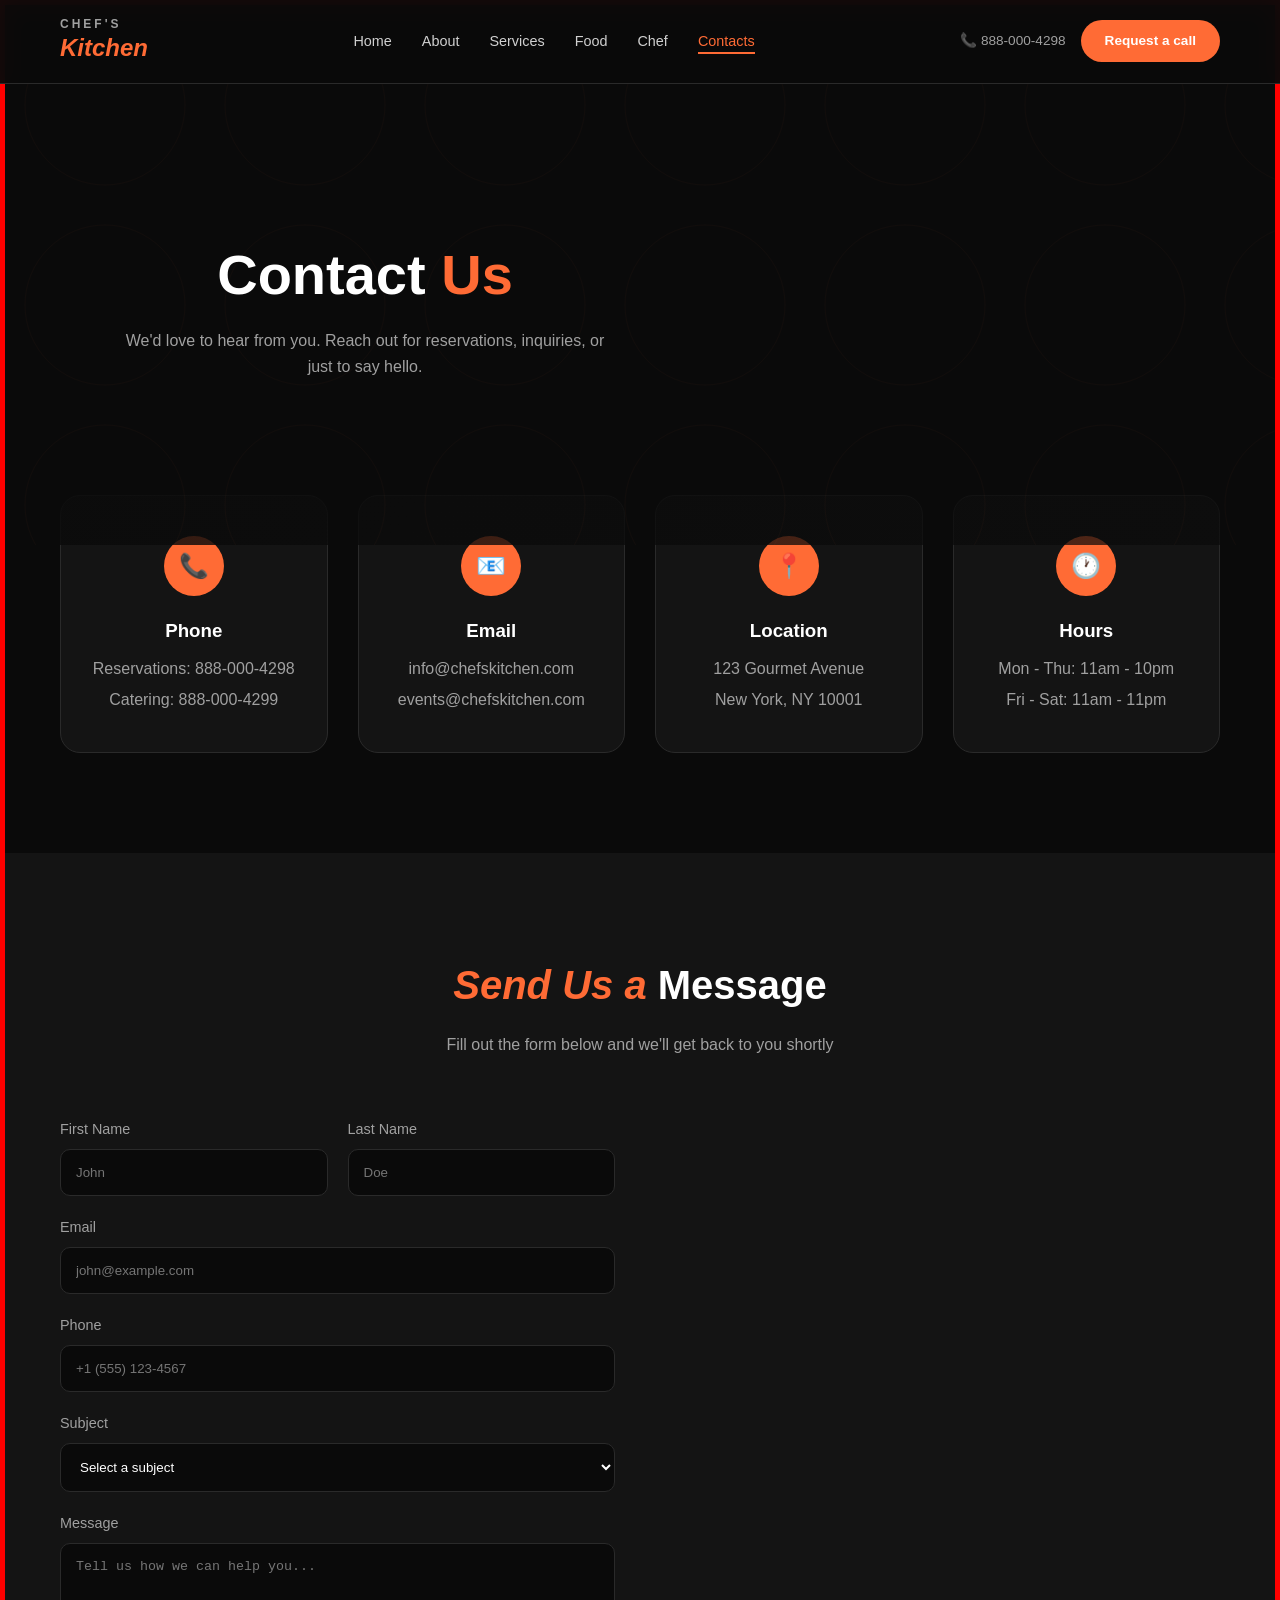
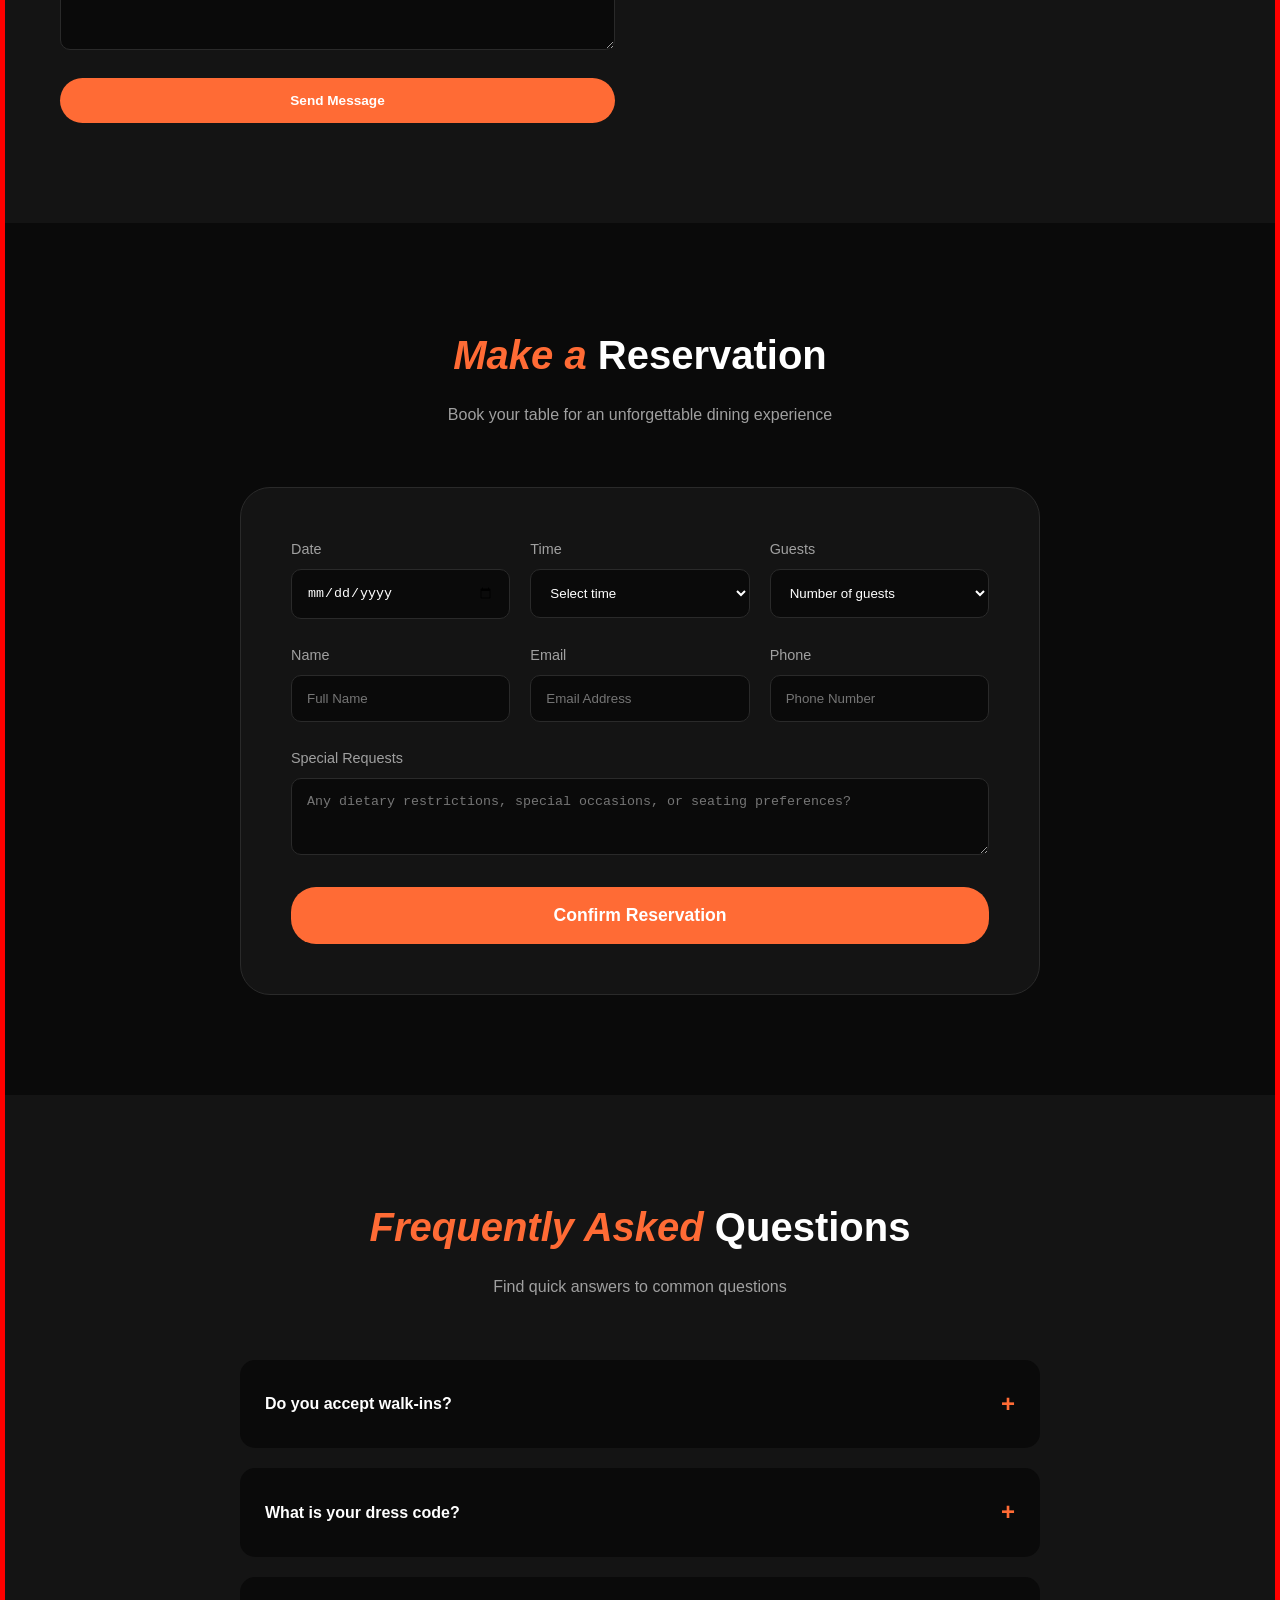
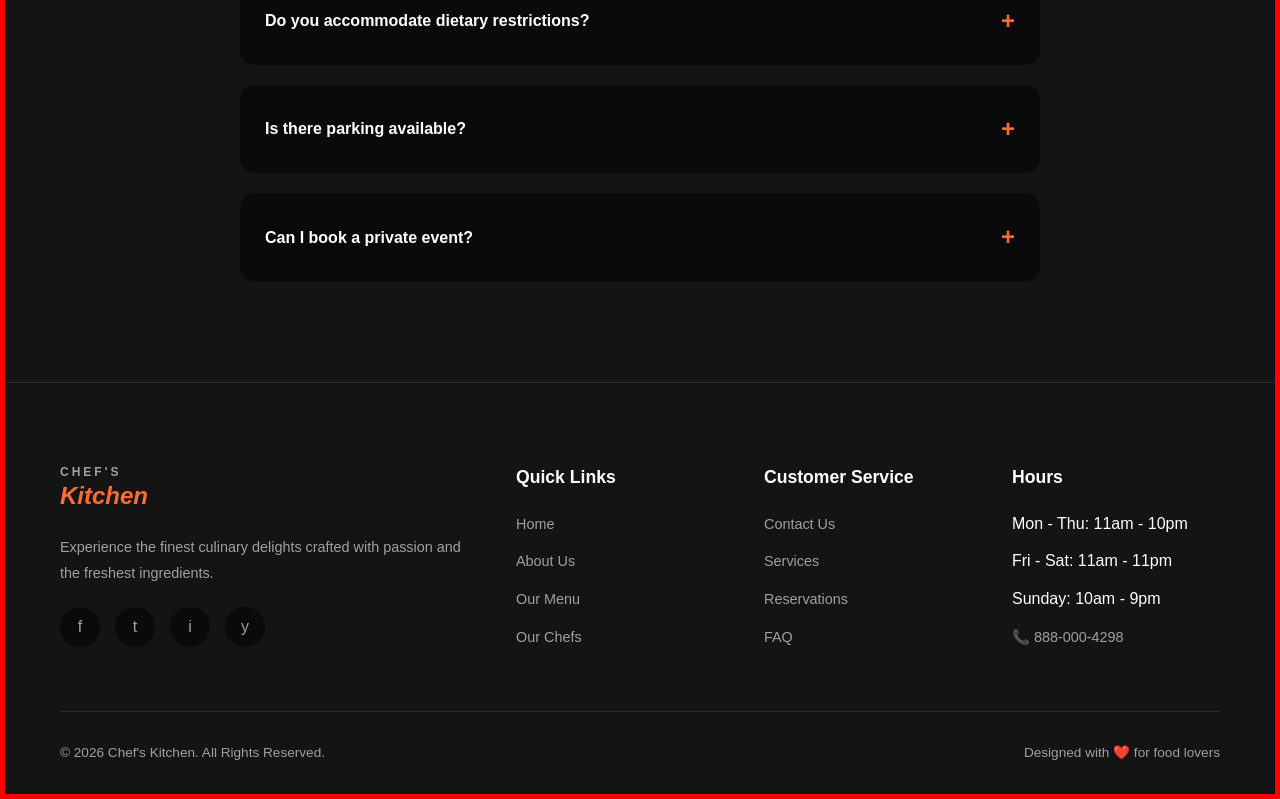
<file: contacts.html>
<!DOCTYPE html>
<html lang="en">
<head>
    <meta charset="UTF-8">
    <meta name="viewport" content="width=device-width, initial-scale=1.0">
    <title>Contact Us - Chef's Kitchen</title>
    <meta name="description" content="Get in touch with Chef's Kitchen for reservations, catering, or any inquiries.">
    <link rel="stylesheet" href="css/style.css">
</head>
<body>
    <!-- Header -->
    <header class="header">
        <div class="container">
            <nav class="navbar">
                <a href="index.html" class="logo">
                    <span class="logo-top">Chef's</span>
                    <span class="logo-main">Kitchen</span>
                </a>
                
                <ul class="nav-menu">
                    <li><a href="index.html" class="nav-link">Home</a></li>
                    <li><a href="about.html" class="nav-link">About</a></li>
                    <li><a href="services.html" class="nav-link">Services</a></li>
                    <li><a href="food.html" class="nav-link">Food</a></li>
                    <li><a href="chef.html" class="nav-link">Chef</a></li>
                    <li><a href="contacts.html" class="nav-link active">Contacts</a></li>
                </ul>
                
                <div class="nav-contact">
                    <span class="phone">📞 888-000-4298</span>
                    <a href="contacts.html" class="btn btn-primary">Request a call</a>
                    <div class="hamburger">
                        <span></span>
                        <span></span>
                        <span></span>
                    </div>
                </div>
            </nav>
        </div>
    </header>

    <!-- Page Hero -->
    <section class="hero" style="min-height: 60vh; padding-top: 100px;">
        <div class="hero-bg"></div>
        <div class="container">
            <div class="hero-content" style="text-align: center;">
                <div class="hero-text" style="margin: 0 auto;">
                    <h1>Contact <span>Us</span></h1>
                    <p>We'd love to hear from you. Reach out for reservations, inquiries, or just to say hello.</p>
                </div>
            </div>
        </div>
    </section>

    <!-- Contact Info Cards -->
    <section class="section" style="padding-top: 0; margin-top: -50px;">
        <div class="container">
            <div style="display: grid; grid-template-columns: repeat(auto-fit, minmax(250px, 1fr)); gap: 30px;">
                <div style="background: var(--bg-card); padding: 40px 30px; border-radius: 20px; text-align: center; border: 1px solid var(--border-color); transition: all 0.3s ease;">
                    <div style="width: 60px; height: 60px; background: var(--primary-color); border-radius: 50%; display: flex; align-items: center; justify-content: center; margin: 0 auto 20px; font-size: 1.5rem;">📞</div>
                    <h3 style="margin-bottom: 10px;">Phone</h3>
                    <p style="color: var(--text-gray); margin-bottom: 5px;">Reservations: 888-000-4298</p>
                    <p style="color: var(--text-gray);">Catering: 888-000-4299</p>
                </div>
                
                <div style="background: var(--bg-card); padding: 40px 30px; border-radius: 20px; text-align: center; border: 1px solid var(--border-color); transition: all 0.3s ease;">
                    <div style="width: 60px; height: 60px; background: var(--primary-color); border-radius: 50%; display: flex; align-items: center; justify-content: center; margin: 0 auto 20px; font-size: 1.5rem;">📧</div>
                    <h3 style="margin-bottom: 10px;">Email</h3>
                    <p style="color: var(--text-gray); margin-bottom: 5px;">info@chefskitchen.com</p>
                    <p style="color: var(--text-gray);">events@chefskitchen.com</p>
                </div>
                
                <div style="background: var(--bg-card); padding: 40px 30px; border-radius: 20px; text-align: center; border: 1px solid var(--border-color); transition: all 0.3s ease;">
                    <div style="width: 60px; height: 60px; background: var(--primary-color); border-radius: 50%; display: flex; align-items: center; justify-content: center; margin: 0 auto 20px; font-size: 1.5rem;">📍</div>
                    <h3 style="margin-bottom: 10px;">Location</h3>
                    <p style="color: var(--text-gray); margin-bottom: 5px;">123 Gourmet Avenue</p>
                    <p style="color: var(--text-gray);">New York, NY 10001</p>
                </div>
                
                <div style="background: var(--bg-card); padding: 40px 30px; border-radius: 20px; text-align: center; border: 1px solid var(--border-color); transition: all 0.3s ease;">
                    <div style="width: 60px; height: 60px; background: var(--primary-color); border-radius: 50%; display: flex; align-items: center; justify-content: center; margin: 0 auto 20px; font-size: 1.5rem;">🕐</div>
                    <h3 style="margin-bottom: 10px;">Hours</h3>
                    <p style="color: var(--text-gray); margin-bottom: 5px;">Mon - Thu: 11am - 10pm</p>
                    <p style="color: var(--text-gray);">Fri - Sat: 11am - 11pm</p>
                </div>
            </div>
        </div>
    </section>

    <!-- Contact Form & Map -->
    <section class="section" style="background: var(--bg-card);">
        <div class="container">
            <div class="section-header">
                <h2><span>Send Us a</span> Message</h2>
                <p>Fill out the form below and we'll get back to you shortly</p>
            </div>
            
            <div style="display: grid; grid-template-columns: 1fr 1fr; gap: 50px;">
                <form style="display: flex; flex-direction: column; gap: 20px;">
                    <div style="display: grid; grid-template-columns: 1fr 1fr; gap: 20px;">
                        <div>
                            <label style="display: block; margin-bottom: 8px; color: var(--text-gray); font-size: 0.9rem;">First Name</label>
                            <input type="text" required style="width: 100%; padding: 15px; border: 1px solid var(--border-color); background: var(--bg-dark); color: var(--text-white); border-radius: 10px; outline: none; transition: all 0.3s ease;" placeholder="John">
                        </div>
                        <div>
                            <label style="display: block; margin-bottom: 8px; color: var(--text-gray); font-size: 0.9rem;">Last Name</label>
                            <input type="text" required style="width: 100%; padding: 15px; border: 1px solid var(--border-color); background: var(--bg-dark); color: var(--text-white); border-radius: 10px; outline: none; transition: all 0.3s ease;" placeholder="Doe">
                        </div>
                    </div>
                    
                    <div>
                        <label style="display: block; margin-bottom: 8px; color: var(--text-gray); font-size: 0.9rem;">Email</label>
                        <input type="email" required style="width: 100%; padding: 15px; border: 1px solid var(--border-color); background: var(--bg-dark); color: var(--text-white); border-radius: 10px; outline: none; transition: all 0.3s ease;" placeholder="john@example.com">
                    </div>
                    
                    <div>
                        <label style="display: block; margin-bottom: 8px; color: var(--text-gray); font-size: 0.9rem;">Phone</label>
                        <input type="tel" style="width: 100%; padding: 15px; border: 1px solid var(--border-color); background: var(--bg-dark); color: var(--text-white); border-radius: 10px; outline: none; transition: all 0.3s ease;" placeholder="+1 (555) 123-4567">
                    </div>
                    
                    <div>
                        <label style="display: block; margin-bottom: 8px; color: var(--text-gray); font-size: 0.9rem;">Subject</label>
                        <select required style="width: 100%; padding: 15px; border: 1px solid var(--border-color); background: var(--bg-dark); color: var(--text-white); border-radius: 10px; outline: none; transition: all 0.3s ease; cursor: pointer;">
                            <option value="">Select a subject</option>
                            <option value="reservation">Table Reservation</option>
                            <option value="catering">Catering Inquiry</option>
                            <option value="event">Private Event</option>
                            <option value="feedback">Feedback</option>
                            <option value="other">Other</option>
                        </select>
                    </div>
                    
                    <div>
                        <label style="display: block; margin-bottom: 8px; color: var(--text-gray); font-size: 0.9rem;">Message</label>
                        <textarea rows="5" required style="width: 100%; padding: 15px; border: 1px solid var(--border-color); background: var(--bg-dark); color: var(--text-white); border-radius: 10px; outline: none; transition: all 0.3s ease; resize: vertical;" placeholder="Tell us how we can help you..."></textarea>
                    </div>
                    
                    <button type="submit" class="btn btn-primary" style="width: 100%; padding: 15px;">Send Message</button>
                </form>
                
                <div style="border-radius: 20px; overflow: hidden; height: 100%; min-height: 400px;">
                    <iframe 
                        src="https://www.google.com/maps/embed?pb=!1m18!1m12!1m3!1d3022.2!2d-73.9857!3d40.7484!2m3!1f0!2f0!3f0!3m2!1i1024!2i768!4f13.1!3m3!1m2!1s0x0%3A0x0!2zNDDCsDQ0JzU0LjIiTiA3M8KwNTknMDguNSJX!5e0!3m2!1sen!2sus!4v1234567890"
                        width="100%" 
                        height="100%" 
                        style="border:0; min-height: 500px;" 
                        allowfullscreen="" 
                        loading="lazy" 
                        referrerpolicy="no-referrer-when-downgrade">
                    </iframe>
                </div>
            </div>
        </div>
    </section>

    <!-- Reservation Section -->
    <section class="section">
        <div class="container">
            <div class="section-header">
                <h2><span>Make a</span> Reservation</h2>
                <p>Book your table for an unforgettable dining experience</p>
            </div>
            
            <div style="max-width: 800px; margin: 0 auto; background: var(--bg-card); padding: 50px; border-radius: 30px; border: 1px solid var(--border-color);">
                <form style="display: flex; flex-direction: column; gap: 25px;">
                    <div style="display: grid; grid-template-columns: repeat(auto-fit, minmax(200px, 1fr)); gap: 20px;">
                        <div>
                            <label style="display: block; margin-bottom: 8px; color: var(--text-gray); font-size: 0.9rem;">Date</label>
                            <input type="date" required style="width: 100%; padding: 15px; border: 1px solid var(--border-color); background: var(--bg-dark); color: var(--text-white); border-radius: 10px; outline: none; cursor: pointer;">
                        </div>
                        <div>
                            <label style="display: block; margin-bottom: 8px; color: var(--text-gray); font-size: 0.9rem;">Time</label>
                            <select required style="width: 100%; padding: 15px; border: 1px solid var(--border-color); background: var(--bg-dark); color: var(--text-white); border-radius: 10px; outline: none; cursor: pointer;">
                                <option value="">Select time</option>
                                <option value="11:00">11:00 AM</option>
                                <option value="12:00">12:00 PM</option>
                                <option value="13:00">1:00 PM</option>
                                <option value="14:00">2:00 PM</option>
                                <option value="17:00">5:00 PM</option>
                                <option value="18:00">6:00 PM</option>
                                <option value="19:00">7:00 PM</option>
                                <option value="20:00">8:00 PM</option>
                                <option value="21:00">9:00 PM</option>
                            </select>
                        </div>
                        <div>
                            <label style="display: block; margin-bottom: 8px; color: var(--text-gray); font-size: 0.9rem;">Guests</label>
                            <select required style="width: 100%; padding: 15px; border: 1px solid var(--border-color); background: var(--bg-dark); color: var(--text-white); border-radius: 10px; outline: none; cursor: pointer;">
                                <option value="">Number of guests</option>
                                <option value="1">1 Person</option>
                                <option value="2">2 People</option>
                                <option value="3">3 People</option>
                                <option value="4">4 People</option>
                                <option value="5">5 People</option>
                                <option value="6">6 People</option>
                                <option value="7+">7+ People</option>
                            </select>
                        </div>
                    </div>
                    
                    <div style="display: grid; grid-template-columns: repeat(auto-fit, minmax(200px, 1fr)); gap: 20px;">
                        <div>
                            <label style="display: block; margin-bottom: 8px; color: var(--text-gray); font-size: 0.9rem;">Name</label>
                            <input type="text" required style="width: 100%; padding: 15px; border: 1px solid var(--border-color); background: var(--bg-dark); color: var(--text-white); border-radius: 10px; outline: none;" placeholder="Full Name">
                        </div>
                        <div>
                            <label style="display: block; margin-bottom: 8px; color: var(--text-gray); font-size: 0.9rem;">Email</label>
                            <input type="email" required style="width: 100%; padding: 15px; border: 1px solid var(--border-color); background: var(--bg-dark); color: var(--text-white); border-radius: 10px; outline: none;" placeholder="Email Address">
                        </div>
                        <div>
                            <label style="display: block; margin-bottom: 8px; color: var(--text-gray); font-size: 0.9rem;">Phone</label>
                            <input type="tel" required style="width: 100%; padding: 15px; border: 1px solid var(--border-color); background: var(--bg-dark); color: var(--text-white); border-radius: 10px; outline: none;" placeholder="Phone Number">
                        </div>
                    </div>
                    
                    <div>
                        <label style="display: block; margin-bottom: 8px; color: var(--text-gray); font-size: 0.9rem;">Special Requests</label>
                        <textarea rows="3" style="width: 100%; padding: 15px; border: 1px solid var(--border-color); background: var(--bg-dark); color: var(--text-white); border-radius: 10px; outline: none; resize: vertical;" placeholder="Any dietary restrictions, special occasions, or seating preferences?"></textarea>
                    </div>
                    
                    <button type="submit" class="btn btn-primary" style="width: 100%; padding: 18px; font-size: 1.1rem;">Confirm Reservation</button>
                </form>
            </div>
        </div>
    </section>

    <!-- FAQ Section -->
    <section class="section" style="background: var(--bg-card);">
        <div class="container">
            <div class="section-header">
                <h2><span>Frequently Asked</span> Questions</h2>
                <p>Find quick answers to common questions</p>
            </div>
            
            <div style="max-width: 800px; margin: 0 auto; display: flex; flex-direction: column; gap: 20px;">
                <details style="background: var(--bg-dark); border-radius: 15px; overflow: hidden;">
                    <summary style="padding: 25px; cursor: pointer; font-weight: 600; list-style: none; display: flex; justify-content: space-between; align-items: center;">
                        Do you accept walk-ins?
                        <span style="color: var(--primary-color); font-size: 1.5rem;">+</span>
                    </summary>
                    <div style="padding: 0 25px 25px; color: var(--text-gray);">
                        Yes, we do accept walk-ins based on availability. However, we highly recommend making a reservation, especially for weekends and special occasions, to ensure you get your preferred time and seating.
                    </div>
                </details>
                
                <details style="background: var(--bg-dark); border-radius: 15px; overflow: hidden;">
                    <summary style="padding: 25px; cursor: pointer; font-weight: 600; list-style: none; display: flex; justify-content: space-between; align-items: center;">
                        What is your dress code?
                        <span style="color: var(--primary-color); font-size: 1.5rem;">+</span>
                    </summary>
                    <div style="padding: 0 25px 25px; color: var(--text-gray);">
                        Our dress code is smart casual. We want you to feel comfortable while maintaining an elegant atmosphere. We kindly ask guests to avoid athletic wear, beachwear, and flip-flops.
                    </div>
                </details>
                
                <details style="background: var(--bg-dark); border-radius: 15px; overflow: hidden;">
                    <summary style="padding: 25px; cursor: pointer; font-weight: 600; list-style: none; display: flex; justify-content: space-between; align-items: center;">
                        Do you accommodate dietary restrictions?
                        <span style="color: var(--primary-color); font-size: 1.5rem;">+</span>
                    </summary>
                    <div style="padding: 0 25px 25px; color: var(--text-gray);">
                        Absolutely! We offer vegetarian, vegan, gluten-free, and other options. Please inform us of any allergies or dietary restrictions when making your reservation, and our chefs will be happy to accommodate your needs.
                    </div>
                </details>
                
                <details style="background: var(--bg-dark); border-radius: 15px; overflow: hidden;">
                    <summary style="padding: 25px; cursor: pointer; font-weight: 600; list-style: none; display: flex; justify-content: space-between; align-items: center;">
                        Is there parking available?
                        <span style="color: var(--primary-color); font-size: 1.5rem;">+</span>
                    </summary>
                    <div style="padding: 0 25px 25px; color: var(--text-gray);">
                        Yes, we offer complimentary valet parking for dinner guests. There is also a public parking garage adjacent to the restaurant with validated parking for lunch guests.
                    </div>
                </details>
                
                <details style="background: var(--bg-dark); border-radius: 15px; overflow: hidden;">
                    <summary style="padding: 25px; cursor: pointer; font-weight: 600; list-style: none; display: flex; justify-content: space-between; align-items: center;">
                        Can I book a private event?
                        <span style="color: var(--primary-color); font-size: 1.5rem;">+</span>
                    </summary>
                    <div style="padding: 0 25px 25px; color: var(--text-gray);">
                        Yes! We have private dining rooms available for events ranging from intimate dinners to corporate gatherings. Please contact our events team at events@chefskitchen.com or call us for more information and availability.
                    </div>
                </details>
            </div>
        </div>
    </section>

    <!-- Footer -->
    <footer class="footer">
        <div class="container">
            <div class="footer-grid">
                <div class="footer-brand">
                    <a href="index.html" class="logo">
                        <span class="logo-top">Chef's</span>
                        <span class="logo-main">Kitchen</span>
                    </a>
                    <p>Experience the finest culinary delights crafted with passion and the freshest ingredients.</p>
                    <div class="footer-social">
                        <a href="#">f</a>
                        <a href="#">t</a>
                        <a href="#">i</a>
                        <a href="#">y</a>
                    </div>
                </div>
                
                <div class="footer-links">
                    <h4>Quick Links</h4>
                    <ul>
                        <li><a href="index.html">Home</a></li>
                        <li><a href="about.html">About Us</a></li>
                        <li><a href="food.html">Our Menu</a></li>
                        <li><a href="chef.html">Our Chefs</a></li>
                    </ul>
                </div>
                
                <div class="footer-links">
                    <h4>Customer Service</h4>
                    <ul>
                        <li><a href="contacts.html">Contact Us</a></li>
                        <li><a href="services.html">Services</a></li>
                        <li><a href="#">Reservations</a></li>
                        <li><a href="#">FAQ</a></li>
                    </ul>
                </div>
                
                <div class="footer-links">
                    <h4>Hours</h4>
                    <ul>
                        <li>Mon - Thu: 11am - 10pm</li>
                        <li>Fri - Sat: 11am - 11pm</li>
                        <li>Sunday: 10am - 9pm</li>
                        <li><a href="contacts.html">📞 888-000-4298</a></li>
                    </ul>
                </div>
            </div>
            
            <div class="footer-bottom">
                <p>&copy; 2026 Chef's Kitchen. All Rights Reserved.</p>
                <p>Designed with ❤️ for food lovers</p>
            </div>
        </div>
    </footer>

    <script src="js/main.js"></script>
</body>
</html>
</file>
<file: css/style.css>
/* ============================================
   Chef's Kitchen - Restaurant Website Styles
   Pure CSS - No Frameworks
   ============================================ */

/* CSS Variables */
:root {
    --primary-color: #ff6b35;
    --primary-hover: #e55a2b;
    --bg-dark: #0a0a0a;
    --bg-card: #141414;
    --bg-card-hover: #1a1a1a;
    --text-white: #ffffff;
    --text-gray: #a0a0a0;
    --text-light: #d0d0d0;
    --border-color: #2a2a2a;
    --transition: all 0.3s ease;
    --shadow: 0 4px 20px rgba(0, 0, 0, 0.3);
    --shadow-hover: 0 8px 30px rgba(255, 107, 53, 0.2);
}

/* Reset & Base */
*, *::before, *::after {
    margin: 0;
    padding: 0;
    box-sizing: border-box;
}

html {
    scroll-behavior: smooth;
}

body {
    font-family: 'Segoe UI', Tahoma, Geneva, Verdana, sans-serif;
    background-color: var(--bg-dark);
    color: var(--text-white);
    line-height: 1.6;
    overflow-x: hidden;
    border: 5px solid red !important; /* DEBUG: Verify CSS is loading */
}

a {
    text-decoration: none;
    color: inherit;
    transition: var(--transition);
}

ul {
    list-style: none;
}

img {
    max-width: 100%;
    display: block;
}

.container {
    max-width: 1200px;
    margin: 0 auto;
    padding: 0 20px;
}

/* ============================================
   HEADER & NAVIGATION
   ============================================ */
.header {
    position: fixed;
    top: 0;
    left: 0;
    right: 0;
    z-index: 1000;
    background: rgba(10, 10, 10, 0.95);
    backdrop-filter: blur(10px);
    border-bottom: 1px solid var(--border-color);
    transition: var(--transition);
}

.header.scrolled {
    background: rgba(10, 10, 10, 0.98);
    box-shadow: var(--shadow);
}

.navbar {
    display: flex;
    justify-content: space-between;
    align-items: center;
    padding: 15px 0;
}

.logo {
    display: flex;
    flex-direction: column;
    font-weight: 700;
}

.logo-top {
    font-size: 0.75rem;
    letter-spacing: 3px;
    text-transform: uppercase;
    color: var(--text-gray);
}

.logo-main {
    font-size: 1.5rem;
    color: var(--primary-color);
    font-style: italic;
    margin-top: -5px;
}

.nav-menu {
    display: flex;
    align-items: center;
    gap: 30px;
}

.nav-link {
    font-size: 0.9rem;
    color: var(--text-light);
    position: relative;
    padding: 5px 0;
}

.nav-link::after {
    content: '';
    position: absolute;
    bottom: 0;
    left: 0;
    width: 0;
    height: 2px;
    background: var(--primary-color);
    transition: var(--transition);
}

.nav-link:hover,
.nav-link.active {
    color: var(--primary-color);
}

.nav-link:hover::after,
.nav-link.active::after {
    width: 100%;
}

.nav-contact {
    display: flex;
    align-items: center;
    gap: 15px;
}

.phone {
    font-size: 0.85rem;
    color: var(--text-gray);
    display: flex;
    align-items: center;
    gap: 5px;
}

.btn {
    display: inline-flex;
    align-items: center;
    justify-content: center;
    padding: 10px 24px;
    border-radius: 25px;
    font-size: 0.85rem;
    font-weight: 600;
    cursor: pointer;
    transition: var(--transition);
    border: none;
    outline: none;
}

.btn-primary {
    background: var(--primary-color);
    color: var(--text-white);
}

.btn-primary:hover {
    background: var(--primary-hover);
    transform: translateY(-2px);
    box-shadow: var(--shadow-hover);
}

.btn-outline {
    background: transparent;
    color: var(--text-white);
    border: 2px solid var(--primary-color);
}

.btn-outline:hover {
    background: var(--primary-color);
}

.hamburger {
    display: none;
    flex-direction: column;
    gap: 5px;
    cursor: pointer;
    padding: 5px;
}

.hamburger span {
    display: block;
    width: 25px;
    height: 2px;
    background: var(--text-white);
    transition: var(--transition);
}

.hamburger.active span:nth-child(1) {
    transform: rotate(45deg) translate(5px, 5px);
}

.hamburger.active span:nth-child(2) {
    opacity: 0;
}

.hamburger.active span:nth-child(3) {
    transform: rotate(-45deg) translate(5px, -5px);
}

/* ============================================
   HERO SECTION
   ============================================ */
.hero {
    min-height: 100vh;
    display: flex;
    align-items: center;
    padding-top: 80px;
    position: relative;
    overflow: hidden;
}

.hero-bg {
    position: absolute;
    top: 0;
    left: 0;
    right: 0;
    bottom: 0;
    background: linear-gradient(135deg, rgba(10, 10, 10, 0.9) 0%, rgba(10, 10, 10, 0.7) 100%);
    z-index: 1;
}

.hero-bg::before {
    content: '';
    position: absolute;
    top: 0;
    left: 0;
    right: 0;
    bottom: 0;
    background: url('data:image/svg+xml,<svg xmlns="http://www.w3.org/2000/svg" viewBox="0 0 100 100"><circle cx="50" cy="50" r="40" fill="none" stroke="%23ff6b35" stroke-width="0.5" opacity="0.1"/></svg>');
    background-size: 200px;
    opacity: 0.3;
}

.hero-content {
    position: relative;
    z-index: 2;
    display: grid;
    grid-template-columns: 1fr 1fr;
    gap: 50px;
    align-items: center;
}

.hero-text h1 {
    font-size: 3.5rem;
    font-weight: 800;
    line-height: 1.2;
    margin-bottom: 20px;
}

.hero-text h1 span {
    color: var(--primary-color);
}

.hero-text p {
    font-size: 1rem;
    color: var(--text-gray);
    margin-bottom: 30px;
    max-width: 500px;
}

.hero-buttons {
    display: flex;
    gap: 15px;
    flex-wrap: wrap;
}

.hero-image {
    position: relative;
    display: flex;
    justify-content: center;
    align-items: center;
}

.hero-image img {
    border-radius: 20px;
    box-shadow: var(--shadow);
    animation: float 6s ease-in-out infinite;
}

@keyframes float {
    0%, 100% { transform: translateY(0); }
    50% { transform: translateY(-20px); }
}

.decoration {
    position: absolute;
    width: 300px;
    height: 300px;
    border: 2px dashed var(--primary-color);
    border-radius: 50%;
    opacity: 0.2;
    animation: rotate 20s linear infinite;
}

@keyframes rotate {
    from { transform: rotate(0deg); }
    to { transform: rotate(360deg); }
}

/* ============================================
   SECTION COMMON STYLES
   ============================================ */
.section {
    padding: 100px 0;
    position: relative;
}

.section-header {
    text-align: center;
    margin-bottom: 60px;
}

.section-header h2 {
    font-size: 2.5rem;
    margin-bottom: 15px;
}

.section-header h2 span {
    color: var(--primary-color);
    font-style: italic;
}

.section-header p {
    color: var(--text-gray);
    max-width: 600px;
    margin: 0 auto;
}

/* ============================================
   ABOUT / HISTORY SECTION
   ============================================ */
.about {
    background: var(--bg-dark);
}

.about-grid {
    display: grid;
    grid-template-columns: 1fr 1fr;
    gap: 60px;
    align-items: center;
}

.about-content h3 {
    font-size: 2rem;
    margin-bottom: 20px;
}

.about-content h3 span {
    color: var(--primary-color);
    font-style: italic;
    font-weight: 400;
}

.about-content p {
    color: var(--text-gray);
    margin-bottom: 15px;
}

.about-images {
    display: grid;
    grid-template-columns: 1fr 1fr;
    gap: 20px;
}

.about-img {
    border-radius: 15px;
    overflow: hidden;
    position: relative;
}

.about-img img {
    width: 100%;
    height: 250px;
    object-fit: cover;
    transition: var(--transition);
}

.about-img:hover img {
    transform: scale(1.05);
}

.about-img.tall {
    grid-row: span 2;
}

.about-img.tall img {
    height: 520px;
}

/* ============================================
   MENU SECTION
   ============================================ */
.menu {
    background: var(--bg-card);
}

.menu-tabs {
    display: flex;
    justify-content: center;
    gap: 10px;
    margin-bottom: 40px;
    flex-wrap: wrap;
}

.tab-btn {
    padding: 10px 25px;
    background: transparent;
    border: 1px solid var(--border-color);
    color: var(--text-light);
    border-radius: 25px;
    cursor: pointer;
    transition: var(--transition);
    font-size: 0.9rem;
}

.tab-btn:hover,
.tab-btn.active {
    background: var(--primary-color);
    border-color: var(--primary-color);
    color: var(--text-white);
}

.menu-grid {
    display: grid;
    grid-template-columns: repeat(auto-fit, minmax(280px, 1fr));
    gap: 30px;
}

.menu-card {
    background: var(--bg-dark);
    border-radius: 20px;
    overflow: hidden;
    transition: var(--transition);
    border: 1px solid var(--border-color);
}

.menu-card:hover {
    transform: translateY(-10px);
    box-shadow: var(--shadow-hover);
    border-color: var(--primary-color);
}

.menu-card-image {
    height: 200px;
    overflow: hidden;
    position: relative;
}

.menu-card-image img {
    width: 100%;
    height: 100%;
    object-fit: cover;
    transition: var(--transition);
}

.menu-card:hover .menu-card-image img {
    transform: scale(1.1);
}

.menu-badge {
    position: absolute;
    top: 15px;
    right: 15px;
    background: var(--primary-color);
    color: var(--text-white);
    padding: 5px 15px;
    border-radius: 20px;
    font-size: 0.75rem;
    font-weight: 600;
}

.menu-card-content {
    padding: 20px;
}

.menu-card-content h4 {
    font-size: 1.2rem;
    margin-bottom: 10px;
}

.menu-card-content p {
    color: var(--text-gray);
    font-size: 0.9rem;
    margin-bottom: 15px;
}

.menu-card-footer {
    display: flex;
    justify-content: space-between;
    align-items: center;
}

.price {
    font-size: 1.3rem;
    font-weight: 700;
    color: var(--primary-color);
}

.add-to-cart {
    width: 40px;
    height: 40px;
    border-radius: 50%;
    background: var(--primary-color);
    color: var(--text-white);
    border: none;
    cursor: pointer;
    display: flex;
    align-items: center;
    justify-content: center;
    transition: var(--transition);
}

.add-to-cart:hover {
    background: var(--primary-hover);
    transform: scale(1.1);
}

/* ============================================
   PROMO SECTION
   ============================================ */
.promo {
    background: linear-gradient(135deg, var(--bg-card) 0%, var(--bg-dark) 100%);
    padding: 80px 0;
}

.promo-content {
    display: grid;
    grid-template-columns: 1fr 1fr;
    gap: 50px;
    align-items: center;
}

.promo-text h3 {
    font-size: 2.5rem;
    margin-bottom: 20px;
}

.promo-text h3 span {
    color: var(--primary-color);
}

.promo-text p {
    color: var(--text-gray);
    margin-bottom: 30px;
}

.promo-form {
    display: flex;
    gap: 15px;
    flex-wrap: wrap;
}

.promo-form input {
    flex: 1;
    min-width: 250px;
    padding: 15px 20px;
    border: 1px solid var(--border-color);
    background: var(--bg-dark);
    color: var(--text-white);
    border-radius: 30px;
    font-size: 1rem;
    outline: none;
    transition: var(--transition);
}

.promo-form input:focus {
    border-color: var(--primary-color);
}

.promo-image {
    position: relative;
    text-align: center;
}

.promo-image img {
    border-radius: 20px;
    max-height: 400px;
    object-fit: cover;
}

.discount-badge {
    position: absolute;
    top: 20px;
    right: 20px;
    background: var(--primary-color);
    color: var(--text-white);
    width: 100px;
    height: 100px;
    border-radius: 50%;
    display: flex;
    flex-direction: column;
    align-items: center;
    justify-content: center;
    font-weight: 700;
    animation: pulse 2s infinite;
}

@keyframes pulse {
    0%, 100% { transform: scale(1); }
    50% { transform: scale(1.05); }
}

.discount-badge .percent {
    font-size: 2rem;
    line-height: 1;
}

.discount-badge .text {
    font-size: 0.75rem;
}

/* ============================================
   CHEFS SECTION
   ============================================ */
.chefs-grid {
    display: grid;
    grid-template-columns: repeat(auto-fit, minmax(250px, 1fr));
    gap: 30px;
}

.chef-card {
    background: var(--bg-card);
    border-radius: 20px;
    overflow: hidden;
    text-align: center;
    transition: var(--transition);
    border: 1px solid var(--border-color);
}

.chef-card:hover {
    transform: translateY(-10px);
    border-color: var(--primary-color);
}

.chef-image {
    height: 280px;
    overflow: hidden;
    position: relative;
}

.chef-image img {
    width: 100%;
    height: 100%;
    object-fit: cover;
    transition: var(--transition);
}

.chef-card:hover .chef-image img {
    transform: scale(1.1);
}

.chef-info {
    padding: 20px;
}

.chef-info h4 {
    font-size: 1.2rem;
    margin-bottom: 5px;
}

.chef-info p {
    color: var(--primary-color);
    font-size: 0.9rem;
    margin-bottom: 15px;
}

.chef-social {
    display: flex;
    justify-content: center;
    gap: 15px;
}

.chef-social a {
    width: 35px;
    height: 35px;
    border-radius: 50%;
    background: var(--bg-dark);
    display: flex;
    align-items: center;
    justify-content: center;
    color: var(--text-gray);
    transition: var(--transition);
}

.chef-social a:hover {
    background: var(--primary-color);
    color: var(--text-white);
}

/* ============================================
   TESTIMONIALS SECTION
   ============================================ */
.testimonials {
    background: var(--bg-card);
}

.testimonials-grid {
    display: grid;
    grid-template-columns: repeat(auto-fit, minmax(300px, 1fr));
    gap: 30px;
}

.testimonial-card {
    background: var(--bg-dark);
    padding: 30px;
    border-radius: 20px;
    text-align: center;
    transition: var(--transition);
    border: 1px solid var(--border-color);
}

.testimonial-card:hover {
    border-color: var(--primary-color);
    transform: translateY(-5px);
}

.testimonial-avatar {
    width: 80px;
    height: 80px;
    border-radius: 50%;
    overflow: hidden;
    margin: 0 auto 20px;
    border: 3px solid var(--primary-color);
}

.testimonial-avatar img {
    width: 100%;
    height: 100%;
    object-fit: cover;
}

.testimonial-text {
    color: var(--text-gray);
    font-style: italic;
    margin-bottom: 20px;
    line-height: 1.8;
}

.testimonial-author h4 {
    font-size: 1.1rem;
    margin-bottom: 5px;
}

.testimonial-author p {
    color: var(--text-gray);
    font-size: 0.85rem;
}

.rating {
    display: flex;
    justify-content: center;
    gap: 5px;
    margin-top: 15px;
}

.rating span {
    color: var(--primary-color);
    font-size: 1.2rem;
}

/* ============================================
   FOOTER
   ============================================ */
.footer {
    background: var(--bg-card);
    padding: 80px 0 30px;
    border-top: 1px solid var(--border-color);
}

.footer-grid {
    display: grid;
    grid-template-columns: 2fr 1fr 1fr 1fr;
    gap: 40px;
    margin-bottom: 50px;
}

.footer-brand .logo {
    margin-bottom: 20px;
}

.footer-brand p {
    color: var(--text-gray);
    font-size: 0.9rem;
    margin-bottom: 20px;
    line-height: 1.8;
}

.footer-social {
    display: flex;
    gap: 15px;
}

.footer-social a {
    width: 40px;
    height: 40px;
    border-radius: 50%;
    background: var(--bg-dark);
    display: flex;
    align-items: center;
    justify-content: center;
    color: var(--text-gray);
    transition: var(--transition);
}

.footer-social a:hover {
    background: var(--primary-color);
    color: var(--text-white);
    transform: translateY(-3px);
}

.footer-links h4 {
    font-size: 1.1rem;
    margin-bottom: 20px;
    color: var(--text-white);
}

.footer-links ul li {
    margin-bottom: 12px;
}

.footer-links ul li a {
    color: var(--text-gray);
    font-size: 0.9rem;
    transition: var(--transition);
}

.footer-links ul li a:hover {
    color: var(--primary-color);
    padding-left: 5px;
}

.footer-bottom {
    border-top: 1px solid var(--border-color);
    padding-top: 30px;
    display: flex;
    justify-content: space-between;
    align-items: center;
    flex-wrap: wrap;
    gap: 20px;
}

.footer-bottom p {
    color: var(--text-gray);
    font-size: 0.85rem;
}

/* ============================================
   MOBILE RESPONSIVE
   ============================================ */
@media (max-width: 1024px) {
    .hero-content {
        grid-template-columns: 1fr;
        text-align: center;
    }

    .hero-text p {
        margin: 0 auto 30px;
    }

    .hero-buttons {
        justify-content: center;
    }

    .about-grid,
    .promo-content {
        grid-template-columns: 1fr;
    }

    .footer-grid {
        grid-template-columns: 1fr 1fr;
    }
}

@media (max-width: 768px) {
    .hamburger {
        display: flex;
    }

    .nav-menu {
        position: fixed;
        top: 70px;
        left: -100%;
        width: 100%;
        height: calc(100vh - 70px);
        background: var(--bg-dark);
        flex-direction: column;
        padding: 40px 20px;
        transition: var(--transition);
        border-top: 1px solid var(--border-color);
    }

    .nav-menu.active {
        left: 0;
    }

    .nav-contact {
        flex-direction: column;
        gap: 20px;
    }

    .hero-text h1 {
        font-size: 2.5rem;
    }

    .section-header h2 {
        font-size: 2rem;
    }

    .about-images {
        grid-template-columns: 1fr;
    }

    .about-img.tall {
        grid-row: span 1;
    }

    .about-img.tall img {
        height: 250px;
    }

    .footer-grid {
        grid-template-columns: 1fr;
    }

    .footer-bottom {
        flex-direction: column;
        text-align: center;
    }
}

@media (max-width: 480px) {
    .hero-text h1 {
        font-size: 2rem;
    }

    .btn {
        padding: 10px 20px;
        font-size: 0.8rem;
    }

    .section {
        padding: 60px 0;
    }

    .menu-tabs {
        gap: 5px;
    }

    .tab-btn {
        padding: 8px 15px;
        font-size: 0.8rem;
    }
}

/* ============================================
   ANIMATIONS & SCROLL EFFECTS
   ============================================ */
.fade-in {
    opacity: 1;
    transform: translateY(0);
    transition: opacity 0.6s ease, transform 0.6s ease;
}

/* Scrollbar Styling */
::-webkit-scrollbar {
    width: 8px;
}

::-webkit-scrollbar-track {
    background: var(--bg-dark);
}

::-webkit-scrollbar-thumb {
    background: var(--primary-color);
    border-radius: 4px;
}

::-webkit-scrollbar-thumb:hover {
    background: var(--primary-hover);
}
</file>
